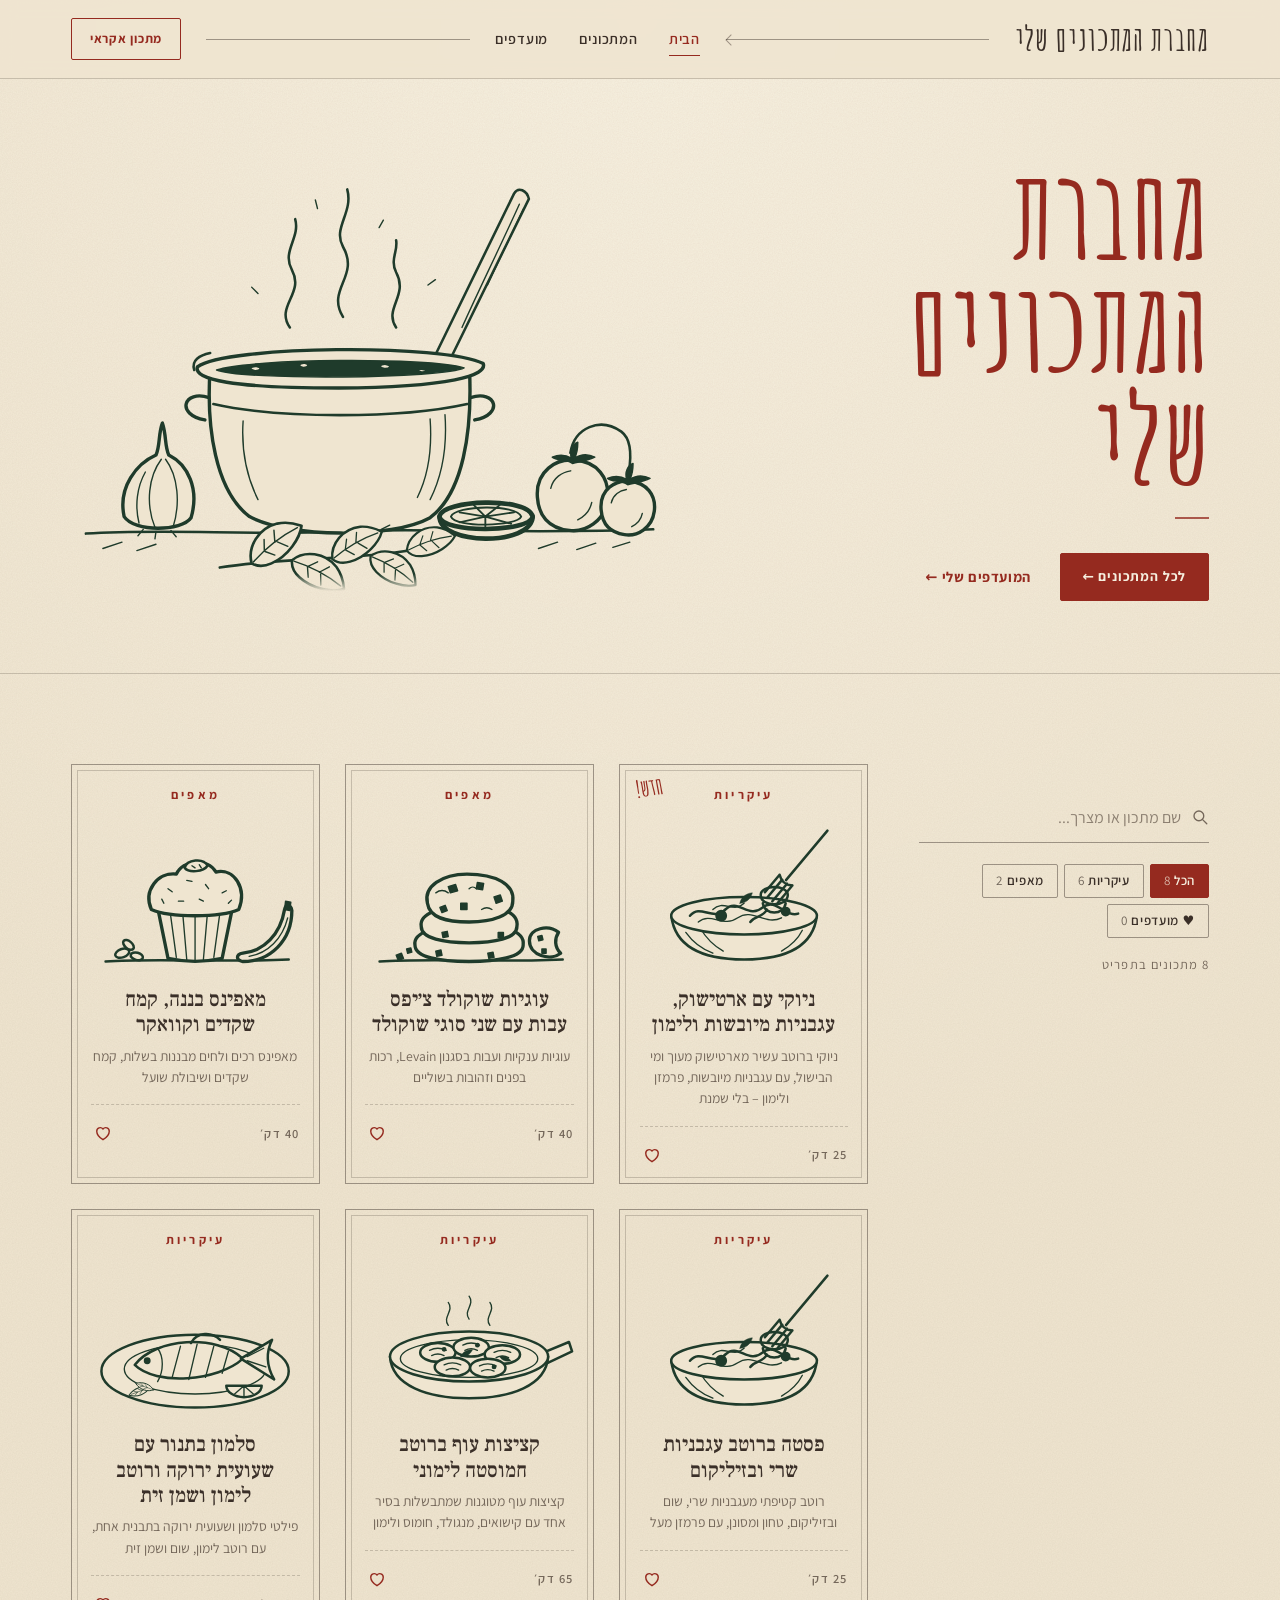
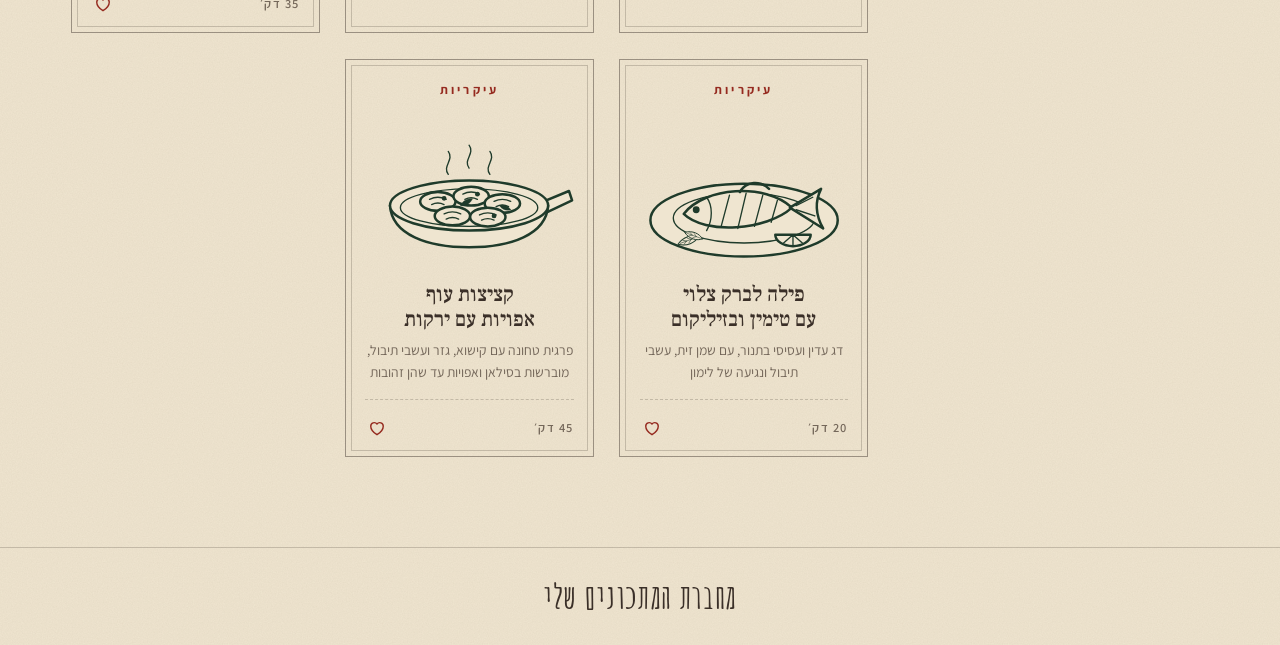
<file: index.html>
<!DOCTYPE html>
<html lang="he" dir="rtl">
<head>
<meta charset="UTF-8">
<meta name="viewport" content="width=device-width, initial-scale=1">
<title>מחברת המתכונים שלי</title>
<meta name="theme-color" content="#efe5d0">
<link rel="icon" type="image/svg+xml" href="assets/favicon.svg">
<link rel="preconnect" href="https://fonts.googleapis.com">
<link rel="preconnect" href="https://fonts.gstatic.com" crossorigin>
<link href="https://fonts.googleapis.com/css2?family=Amatic+SC:wght@700&family=Assistant:wght@400;600;700&family=Frank+Ruhl+Libre:wght@400;500&display=swap" rel="stylesheet">
<link rel="stylesheet" href="assets/style.css">
</head>
<body data-page="home">

<header class="site-header">
  <div class="wrap header-in">
    <a class="logo" href="index.html" aria-label="מחברת המתכונים שלי – לעמוד הבית"><span class="logo-name">מחברת המתכונים שלי</span></a>
    <span class="h-rule arrow" aria-hidden="true"></span>
    <nav class="main-nav" id="main-nav" aria-label="ניווט ראשי">
      <a href="index.html" data-nav="home">הבית</a>
      <a href="index.html#recipes" data-nav="recipes">המתכונים</a>
      <a href="index.html?cat=favorites#recipes" data-nav="favorites" data-cat="favorites">מועדפים</a>
      <button class="nav-random" type="button" data-random>מתכון אקראי ←</button>
    </nav>
    <span class="h-rule" aria-hidden="true"></span>
    <button class="btn btn-ghost header-cta" type="button" data-random>מתכון אקראי</button>
    <button class="nav-toggle" type="button" aria-expanded="false" aria-controls="main-nav">
      <span class="bars" aria-hidden="true"></span><span class="nav-toggle-label">תפריט</span>
    </button>
  </div>
</header>

<main>
  <section class="hero wrap" aria-labelledby="hero-title">
    <div class="hero-text">
      <h1 id="hero-title">מחברת<br>המתכונים<br>שלי</h1>
      <span class="short-rule" aria-hidden="true"></span>
      <div class="cta-row">
        <a class="btn" href="#recipes">לכל המתכונים ←</a>
        <a class="link-arrow" href="index.html?cat=favorites#recipes" data-cat="favorites">המועדפים שלי ←</a>
      </div>
    </div>
    <div class="hero-art"><div data-art="hero"></div></div>
  </section>

  <section class="band recipes" id="recipes" aria-label="המתכונים">
    <div class="wrap recipes-in">
      <div class="recipes-intro">
        <label class="search">
          <span class="visually-hidden">חיפוש מתכון</span>
          <svg viewBox="0 0 24 24" aria-hidden="true"><circle cx="10.5" cy="10.5" r="6.5"/><path d="M15.5 15.5 L21 21"/></svg>
          <input type="search" id="search" placeholder="שם מתכון או מצרך..." autocomplete="off">
        </label>
        <nav class="tabs" id="tabs" aria-label="קטגוריות"></nav>
        <p class="status" id="status" role="status"></p>
      </div>
      <div class="cards" id="grid"></div>
    </div>
  </section>
</main>

<footer class="site-footer">
  <div class="wrap footer-in">
    <a class="logo" href="index.html"><span class="logo-name">מחברת המתכונים שלי</span></a>
  </div>
</footer>

<script src="data/recipes.js"></script>
<script src="assets/art.js"></script>
<script src="assets/app.js"></script>
</body>
</html>
</file>
<file: assets/style.css>
/* =========================================================
   עדי · ספר מתכונים ביתי — vintage trattoria style
   cream paper, deep red serif, green line drawings, handwritten notes
   ========================================================= */

:root {
  --paper: #efe5d0;
  --paper-2: #e7dac0;
  --paper-3: #f6efdf;
  --red: #952a1f;
  --red-d: #74200f;
  --green: #1f3b2b;
  --ink: #3a2f28;
  --muted: #74675a;
  --line: rgba(58, 47, 40, .22);
  --line-strong: rgba(58, 47, 40, .45);

  --serif: "Frank Ruhl Libre", "David Libre", Georgia, serif;
  --sans: "Assistant", "Heebo", system-ui, sans-serif;
  --script: "Amatic SC", "Segoe Print", cursive;

  --gutter: clamp(16px, 4vw, 56px);
  --max: 1240px;
  --header-h: 78px;

  color-scheme: light;
}

* { box-sizing: border-box; }

html { -webkit-text-size-adjust: 100%; scroll-behavior: smooth; scroll-padding-top: calc(var(--header-h) + 12px); }

body {
  margin: 0;
  min-height: 100vh;
  color: var(--ink);
  font: 400 1rem/1.7 var(--sans);
  background-color: var(--paper);
  background-image:
    url("data:image/svg+xml,%3Csvg xmlns='http://www.w3.org/2000/svg' width='260' height='260'%3E%3Cfilter id='n'%3E%3CfeTurbulence type='fractalNoise' baseFrequency='.8' numOctaves='3' stitchTiles='stitch'/%3E%3CfeColorMatrix values='0 0 0 0 .36 0 0 0 0 .27 0 0 0 0 .17 0 0 0 .11 0'/%3E%3C/filter%3E%3Crect width='100%25' height='100%25' filter='url(%23n)'/%3E%3C/svg%3E"),
    radial-gradient(120% 80% at 50% 0%, rgba(255, 250, 238, .55), transparent 70%);
  overflow-x: hidden;
  -webkit-font-smoothing: antialiased;
}

h1, h2, h3 { margin: 0; font-family: var(--serif); font-weight: 500; line-height: 1.02; color: var(--red); text-wrap: balance; }
p { margin: 0; text-wrap: pretty; }
a { color: var(--red); }
button, input { font: inherit; color: inherit; }
img, svg { display: block; max-width: 100%; }

a:focus-visible, button:focus-visible, input:focus-visible, label:focus-within {
  outline: 2px solid var(--red);
  outline-offset: 3px;
}

.wrap { width: 100%; max-width: var(--max); margin-inline: auto; padding-inline: var(--gutter); }

.visually-hidden {
  position: absolute; width: 1px; height: 1px; overflow: hidden;
  clip: rect(0 0 0 0); white-space: nowrap;
}

/* ---------- shared bits ---------- */

.kicker {
  display: flex; align-items: center; gap: .6rem;
  font-size: .72rem; font-weight: 700; letter-spacing: .24em;
  color: var(--muted);
  margin-bottom: 1rem;
}
.kicker::before { content: ""; width: 18px; height: 1px; background: currentColor; }

.short-rule { display: block; width: 34px; height: 2px; background: var(--red); opacity: .75; margin: 1.4rem 0 1.2rem; }

.script {
  font-family: var(--script);
  font-weight: 700;
  font-size: 1.65rem;
  line-height: 1.05;
  color: var(--ink);
}

.btn {
  display: inline-flex; align-items: center; justify-content: center; gap: .5rem;
  padding: .72rem 1.35rem;
  border: 1px solid var(--red);
  border-radius: 2px;
  background: var(--red);
  color: var(--paper-3);
  font-size: .86rem; font-weight: 700; letter-spacing: .06em;
  text-decoration: none;
  cursor: pointer;
  transition: background .2s, color .2s, transform .2s;
}
.btn:hover { background: var(--red-d); border-color: var(--red-d); }
.btn:active { transform: translateY(1px); }

.btn-ghost { background: transparent; color: var(--red); }
.btn-ghost:hover { background: var(--red); color: var(--paper-3); }
.btn-ghost[aria-pressed="true"] { background: var(--green); border-color: var(--green); color: var(--paper-3); }
.btn:disabled { opacity: .45; cursor: not-allowed; }

.link-arrow {
  display: inline-flex; align-items: center; gap: .35rem;
  padding: .2rem 0;
  border: 0; background: none;
  color: var(--red);
  font-size: .9rem; font-weight: 700; letter-spacing: .04em;
  text-decoration: none;
  cursor: pointer;
  background-image: linear-gradient(currentColor, currentColor);
  background-size: 0 1px; background-repeat: no-repeat; background-position: 100% 100%;
  transition: background-size .25s;
}
.link-arrow:hover { background-size: 100% 1px; }

/* ---------- illustrations ---------- */

.art { width: 100%; height: auto; overflow: visible; color: var(--green); --art-bg: var(--paper); }
.art .s, .art .p, .art .t, .art .f { stroke: currentColor; stroke-linecap: round; stroke-linejoin: round; }
.art .s { fill: none; stroke-width: 2.4; }
.art .p { fill: var(--art-bg); stroke-width: 2.4; }
.art .f { fill: currentColor; stroke-width: 1.4; }
.art .t { fill: none; stroke-width: 1.3; }
.art .w { stroke-width: 3.2; }
.art-hero { overflow: hidden; -webkit-mask-image: linear-gradient(to bottom, #000 96%, transparent); mask-image: linear-gradient(to bottom, #000 96%, transparent); }

/* ---------- header ---------- */

.site-header {
  position: sticky; top: 0; z-index: 30;
  background: rgba(239, 229, 208, .93);
  backdrop-filter: blur(8px);
  -webkit-backdrop-filter: blur(8px);
  border-bottom: 1px solid var(--line);
}

.header-in { display: flex; align-items: center; gap: clamp(14px, 2vw, 28px); min-height: var(--header-h); }

.logo { display: inline-flex; flex-direction: column; line-height: 1; color: var(--muted); text-decoration: none; flex-shrink: 0; }
.logo-name { font-family: var(--script); font-size: 2.1rem; font-weight: 700; color: var(--ink); letter-spacing: .02em; }

.h-rule { position: relative; flex: 1; min-width: 20px; height: 1px; background: var(--line-strong); }
.h-rule.arrow::after {
  content: ""; position: absolute; left: 1px; top: -3px;
  width: 7px; height: 7px;
  border-left: 1px solid var(--line-strong); border-bottom: 1px solid var(--line-strong);
  transform: rotate(45deg);
}

.main-nav { display: flex; align-items: center; gap: clamp(16px, 2.4vw, 36px); }
.main-nav a {
  position: relative;
  padding: .45rem 0;
  color: var(--ink);
  font-size: .9rem; font-weight: 600; letter-spacing: .06em;
  text-decoration: none;
  transition: color .2s;
}
.main-nav a::after {
  content: ""; position: absolute; inset-inline: 0; bottom: 2px;
  height: 1px; background: var(--red);
  transform: scaleX(0); transition: transform .25s;
}
.main-nav a:hover { color: var(--red); }
.main-nav a:hover::after, .main-nav a[aria-current]::after { transform: scaleX(1); }
.main-nav a[aria-current] { color: var(--red); }

.header-cta { padding: .55rem 1.1rem; font-size: .8rem; }

.nav-random, .nav-toggle { display: none; }

/* ---------- hero ---------- */

.hero {
  display: grid;
  grid-template-columns: minmax(0, .95fr) minmax(0, 1.15fr);
  align-items: center;
  gap: clamp(24px, 4vw, 64px);
  padding-block: clamp(36px, 6vw, 80px) clamp(40px, 6vw, 72px);
}

.hero h1 { font-family: var(--script); font-weight: 700; font-size: clamp(4rem, 9.6vw, 8.6rem); line-height: .92; }

.cta-row { display: flex; flex-wrap: wrap; align-items: center; gap: 1.1rem 1.8rem; margin-top: 2.1rem; }

.hero-art { position: relative; }
.hero-art .art { max-width: 640px; margin-inline: auto; }

/* ---------- bands ---------- */

.band { border-top: 1px solid var(--line); }

/* ---------- recipes ---------- */

.recipes-in {
  display: grid;
  grid-template-columns: minmax(250px, .8fr) minmax(0, 2.2fr);
  align-items: start;
  gap: clamp(28px, 4vw, 64px);
  padding-block: clamp(48px, 7vw, 96px);
}

.recipes-intro { position: sticky; top: calc(var(--header-h) + 24px); }
.recipes-intro h2 { font-size: clamp(2.2rem, 3.8vw, 3.2rem); }
.recipes-intro > p:not(.kicker):not(.status) { color: var(--ink); }

.search {
  display: flex; align-items: center; gap: .6rem;
  margin-top: 1.8rem;
  border-bottom: 1px solid var(--line-strong);
  transition: border-color .2s;
}
.search:focus-within { outline: none; border-color: var(--red); }
.search svg { width: 18px; flex-shrink: 0; fill: none; stroke: var(--muted); stroke-width: 1.8; stroke-linecap: round; }
.search input {
  flex: 1; min-width: 0;
  padding: .7rem 0;
  border: 0; background: transparent;
  font-size: 1rem;
}
.search input:focus { outline: none; }
.search input::placeholder { color: var(--muted); opacity: .8; }

.tabs { display: flex; flex-wrap: wrap; gap: .4rem; margin-top: 1.3rem; }
.tabs a {
  padding: .3rem .8rem;
  border: 1px solid var(--line-strong);
  border-radius: 2px;
  color: var(--ink);
  font-size: .82rem; font-weight: 600; letter-spacing: .05em;
  text-decoration: none;
  transition: background .2s, color .2s, border-color .2s;
}
.tabs a:hover { border-color: var(--red); color: var(--red); }
.tabs a[aria-current] { background: var(--red); border-color: var(--red); color: var(--paper-3); }
.tabs .count { opacity: .7; font-weight: 400; }

.status { min-height: 1.5em; margin: 1rem 0 .4rem; font-size: .8rem; letter-spacing: .08em; color: var(--muted); }

.cards { display: grid; grid-template-columns: repeat(auto-fill, minmax(220px, 1fr)); gap: clamp(16px, 2vw, 26px); }

.card {
  position: relative;
  display: flex; flex-direction: column;
  padding: 1.2rem 1.2rem 1rem;
  border: 1px solid var(--line-strong);
  text-align: center;
  transition: border-color .25s, transform .25s, background .25s;
}
.card::before { content: ""; position: absolute; inset: 5px; border: 1px solid var(--line); pointer-events: none; }
@media (hover: hover) {
  .card:hover { border-color: var(--red); transform: translateY(-3px); background: rgba(246, 239, 223, .55); }
  .card:hover h3 { color: var(--red); }
}

.card-cat { font-size: .78rem; font-weight: 700; letter-spacing: .26em; color: var(--red); }
.card-art { display: block; margin: .9rem auto .7rem; width: 100%; max-width: 210px; }
.card h3 { font-size: 1.32rem; line-height: 1.2; color: var(--ink); }
.card h3 a { color: inherit; text-decoration: none; }
.card h3 a::after { content: ""; position: absolute; inset: 0; } /* whole card is clickable */
.card-desc { margin-top: .5rem; font-size: .86rem; line-height: 1.55; color: var(--muted); }

.card-foot {
  display: flex; align-items: center; justify-content: space-between;
  margin-top: auto; padding-top: 1rem;
  font-size: .78rem; font-weight: 600; letter-spacing: .1em; color: var(--muted);
}
.card-desc + .card-foot { margin-top: 1rem; border-top: 1px dashed var(--line); }

.fav {
  position: relative; z-index: 1;
  display: grid; place-items: center;
  width: 36px; height: 36px; margin: -6px;
  border: 0; background: none; cursor: pointer;
  color: var(--red);
}
.fav svg { width: 20px; fill: none; stroke: currentColor; stroke-width: 1.7; stroke-linejoin: round; transition: transform .2s, fill .2s; }
.fav:hover svg { transform: scale(1.12); }
.fav[aria-pressed="true"] svg { fill: currentColor; }

.badge-new {
  position: absolute; top: .7rem; left: .9rem;
  font-family: var(--script); font-size: 1.45rem; font-weight: 700; line-height: 1;
  color: var(--red);
  transform: rotate(-10deg);
}

.empty {
  grid-column: 1 / -1;
  display: grid; justify-items: center; gap: 1rem;
  padding: 2.5rem 1rem;
  border: 1px dashed var(--line-strong);
  text-align: center; color: var(--muted);
}
.empty .art { width: 160px; }

/* ---------- recipe page ---------- */

.recipe { padding-block: clamp(28px, 5vw, 56px) clamp(40px, 6vw, 80px); }

.crumbs { display: flex; flex-wrap: wrap; gap: .5rem; font-size: .76rem; font-weight: 600; letter-spacing: .14em; color: var(--muted); }
.crumbs a { color: inherit; text-decoration: none; }
.crumbs a:hover { color: var(--red); }

.recipe-hero {
  display: grid;
  grid-template-columns: minmax(0, 1.25fr) minmax(0, .9fr);
  align-items: center;
  gap: clamp(28px, 5vw, 72px);
  margin-top: clamp(20px, 3vw, 36px);
  padding-bottom: clamp(32px, 5vw, 56px);
  border-bottom: 1px solid var(--line);
}

.recipe-hero h1 { font-size: clamp(2.4rem, 5.4vw, 4.4rem); line-height: 1.02; }
.lede { max-width: 46ch; font-size: 1.05rem; color: var(--ink); }

.facts { display: flex; flex-wrap: wrap; margin: 1.8rem 0 0; padding: 0; }
.facts div { padding-inline: 1.3rem; border-inline-start: 1px solid var(--line-strong); }
.facts div:first-child { padding-inline-start: 0; border: 0; }
.facts dt { font-size: .68rem; font-weight: 700; letter-spacing: .22em; color: var(--muted); }
.facts dd { margin: .15rem 0 0; font-family: var(--serif); font-size: 1.25rem; color: var(--ink); }

.recipe-actions { display: flex; flex-wrap: wrap; align-items: center; gap: .8rem 1.4rem; margin-top: 2rem; }
.recipe-actions .btn svg { width: 16px; fill: none; stroke: currentColor; stroke-width: 1.8; stroke-linejoin: round; }
.recipe-actions #fav[aria-pressed="true"] svg { fill: currentColor; }

.recipe-art { position: relative; margin: 0; padding: clamp(18px, 3vw, 34px); background: var(--paper-2); }
.recipe-art::before { content: ""; position: absolute; inset: 7px; border: 1px solid var(--line); pointer-events: none; }
.recipe-art .art { --art-bg: var(--paper-2); }
.recipe-art figcaption { margin-top: .6rem; text-align: center; font-size: .72rem; font-weight: 700; letter-spacing: .26em; color: var(--red); }

.recipe-body {
  display: grid;
  grid-template-columns: minmax(0, .85fr) minmax(0, 1.4fr);
  align-items: start;
  gap: clamp(28px, 5vw, 72px);
  margin-top: clamp(32px, 5vw, 56px);
}

.recipe-body h2 { font-size: clamp(1.8rem, 3vw, 2.4rem); margin-bottom: 1.2rem; }

.ingredients {
  position: sticky; top: calc(var(--header-h) + 20px);
  padding: clamp(20px, 3vw, 32px);
  border: 1px solid var(--line-strong);
  background: rgba(246, 239, 223, .6);
}
.ingredients::before { content: ""; position: absolute; inset: 6px; border: 1px solid var(--line); pointer-events: none; }
.ingredients h3 { margin: 1.2rem 0 .4rem; font-family: var(--sans); font-size: .74rem; font-weight: 700; letter-spacing: .24em; color: var(--red); }
.ingredients h2 + h3 { margin-top: 0; }
.ingredients ul { margin: 0; padding: 0; list-style: none; }
.ingredients li + li { border-top: 1px dashed var(--line); }
.ingredients label { display: flex; align-items: flex-start; gap: .75rem; padding: .5rem 0; cursor: pointer; line-height: 1.5; }
.ingredients input {
  appearance: none; -webkit-appearance: none;
  flex-shrink: 0;
  width: 17px; height: 17px; margin: .18rem 0 0;
  border: 1.5px solid var(--green);
  border-radius: 2px;
  background: transparent;
  cursor: pointer;
  display: grid; place-items: center;
}
.ingredients input::after {
  content: ""; width: 9px; height: 5px;
  border-left: 2px solid var(--paper-3); border-bottom: 2px solid var(--paper-3);
  transform: rotate(-45deg) translate(1px, -1px) scale(0);
  transition: transform .15s;
}
.ingredients input:checked { background: var(--green); }
.ingredients input:checked::after { transform: rotate(-45deg) translate(1px, -1px) scale(1); }
.ingredients input:checked + span { color: var(--muted); text-decoration: line-through; text-decoration-color: rgba(149, 42, 31, .6); }
.ingredients .reset { margin-top: 1rem; font-size: .8rem; }

.steps ol { margin: 0; padding: 0; list-style: none; counter-reset: step; }
.steps li {
  counter-increment: step;
  display: grid; grid-template-columns: 3.2rem 1fr; gap: .6rem;
  padding: 1.1rem 0;
  border-top: 1px solid var(--line);
  font-size: 1.04rem;
}
.steps li:first-child { border-top: 0; padding-top: .2rem; }
.steps li::before {
  content: counter(step, decimal-leading-zero);
  font-family: var(--serif); font-size: 1.7rem; line-height: 1; color: var(--red);
}
.steps li.tip { display: block; margin-top: .8rem; padding: 1.1rem 1.3rem; border: 1px dashed var(--line-strong); background: rgba(231, 218, 192, .45); }
.steps li.tip::before { content: none; }
.steps li.tip .script { display: block; margin-bottom: .2rem; font-size: 1.7rem; color: var(--red); }

.source { margin-top: 2rem; font-size: .9rem; color: var(--muted); }

.not-found { display: grid; justify-items: center; gap: 1.2rem; padding: 3rem 0; text-align: center; }
.not-found .art { width: 200px; }

/* ---------- footer ---------- */

.site-footer { border-top: 1px solid var(--line); }
.footer-in { display: flex; justify-content: center; padding-block: 2rem; }

.prev-next { display: flex; justify-content: space-between; gap: 1rem; padding-block: 1.6rem; border-bottom: 1px solid var(--line); }
.prev-next:empty { display: none; }
.prev-next a { display: flex; flex-direction: column; gap: .2rem; max-width: 46%; color: var(--ink); text-decoration: none; }
.prev-next a:last-child { text-align: left; }
.prev-next small { font-size: .7rem; font-weight: 700; letter-spacing: .22em; color: var(--muted); }
.prev-next span { font-family: var(--serif); font-size: 1.15rem; line-height: 1.3; }
.prev-next a:hover span { color: var(--red); }

/* =========================================================
   responsive
   ========================================================= */

@media (max-width: 900px) {
  :root { --header-h: 66px; }

  .h-rule, .header-cta { display: none; }

  .nav-toggle {
    display: inline-flex; align-items: center; gap: .55rem;
    margin-inline-start: auto;
    padding: .5rem .2rem;
    border: 0; background: none; cursor: pointer;
    font-size: .8rem; font-weight: 700; letter-spacing: .18em; color: var(--ink);
  }
  .bars, .bars::before, .bars::after { display: block; width: 22px; height: 1.5px; background: currentColor; transition: transform .25s, opacity .25s; }
  .bars { position: relative; }
  .bars::before, .bars::after { content: ""; position: absolute; inset-inline: 0; }
  .bars::before { top: -7px; }
  .bars::after { top: 7px; }
  .site-header[data-open] .bars { background: transparent; }
  .site-header[data-open] .bars::before { transform: translateY(7px) rotate(45deg); }
  .site-header[data-open] .bars::after { transform: translateY(-7px) rotate(-45deg); }

  .main-nav {
    position: absolute; top: 100%; inset-inline: 0;
    display: none; flex-direction: column; align-items: stretch; gap: 0;
    padding: .5rem var(--gutter) 1.4rem;
    background: var(--paper);
    border-bottom: 1px solid var(--line-strong);
    box-shadow: 0 18px 30px -24px rgba(58, 47, 40, .5);
  }
  .site-header[data-open] .main-nav { display: flex; }
  .main-nav a { padding: .85rem 0; border-bottom: 1px solid var(--line); font-family: var(--serif); font-size: 1.45rem; font-weight: 500; letter-spacing: 0; }
  .main-nav a::after { display: none; }
  .nav-random {
    display: block; margin-top: 1.1rem; padding: .8rem;
    border: 1px solid var(--red); border-radius: 2px; background: none;
    color: var(--red); font-weight: 700; letter-spacing: .06em; cursor: pointer;
  }

  .hero { grid-template-columns: 1fr; text-align: start; }
  .hero-art { max-width: 560px; width: 100%; margin-inline: auto; }

  .recipes-in { grid-template-columns: 1fr; }
  .recipes-intro { position: static; }

  .recipe-hero, .recipe-body { grid-template-columns: 1fr; }
  .recipe-art { max-width: 460px; width: 100%; justify-self: center; }
  .ingredients { position: relative; top: 0; }
}

@media (max-width: 640px) {
  .hero h1 { font-size: clamp(3.8rem, 19vw, 5.4rem); }
  .cards { grid-template-columns: 1fr; gap: 14px; }
  .card {
    display: grid;
    grid-template-columns: 104px minmax(0, 1fr);
    grid-template-areas: "art cat" "art title" "art desc" "foot foot";
    align-content: start;
    column-gap: 14px;
    padding: 1rem 1rem .8rem;
    text-align: start;
  }
  .card-cat { grid-area: cat; font-size: .7rem; }
  .card-art { grid-area: art; align-self: center; margin: 0; max-width: none; }
  .card h3 { grid-area: title; margin-top: .2rem; font-size: 1.15rem; }
  .card-desc { grid-area: desc; margin-top: .3rem; font-size: .82rem; }
  .card-foot { grid-area: foot; }
  .card-desc + .card-foot { margin-top: .8rem; padding-top: .7rem; }
  .badge-new { top: .5rem; left: .7rem; font-size: 1.3rem; }
  .recipe-art { max-width: 300px; }
  .facts div { padding-inline: .9rem; }
  .facts dd { font-size: 1.1rem; }
  .steps li { grid-template-columns: 2.6rem 1fr; font-size: 1rem; }
  .steps li::before { font-size: 1.45rem; }
}

@media (min-width: 641px) and (max-width: 900px) {
  .cards { grid-template-columns: repeat(2, minmax(0, 1fr)); }
}

@media (prefers-reduced-motion: reduce) {
  html { scroll-behavior: auto; }
  *, *::before, *::after { transition: none !important; }
}
</file>
